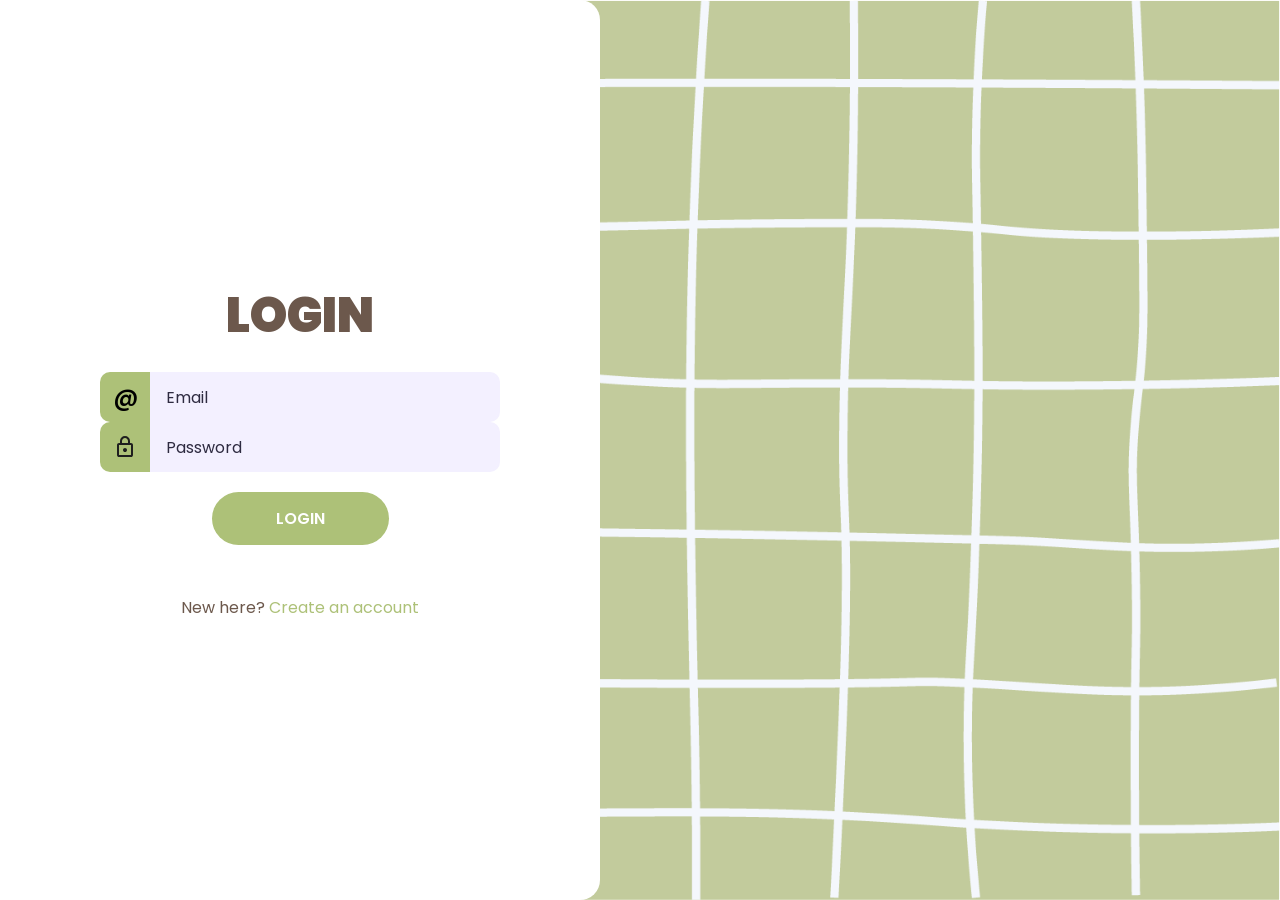
<file: login.html>
<!DOCTYPE html>
<html lang="en">
<head>
	<meta charset="UTF=8">
	<meta http-equiv="X-UA-Compatible" content="IE=edge">
	<meta name="viewport" content="width=device-width, initial-scale=1.0">
	<title>Login</title>
	<link rel="stylesheet" href="signup.css">
	<script type="text/javascript" src="validation.js" defer></script>
</head>
<body>
	
	<div class="wrapper">
		<h1>Login</h1>
		<p id="error-message"></p>
		<form id="form">
			<div>
				<label for="email-input">
					<span>@</span>
				</label>
				<input type="email" name="email" id="email-input" placeholder="Email">
			</div>
			<div>
				<label for="password-input">
					<svg xmlns="http://www.w3.org/2000/svg" height="24px" viewBox="0 -960 960 960" width="24px" fill="#1f1f1f"><path d="M240-80q-33 0-56.5-23.5T160-160v-400q0-33 23.5-56.5T240-640h40v-80q0-83 58.5-141.5T480-920q83 0 141.5 58.5T680-720v80h40q33 0 56.5 23.5T800-560v400q0 33-23.5 56.5T720-80H240Zm0-80h480v-400H240v400Zm296.5-143.5Q560-327 560-360t-23.5-56.5Q513-440 480-440t-56.5 23.5Q400-393 400-360t23.5 56.5Q447-280 480-280t56.5-23.5ZM360-640h240v-80q0-50-35-85t-85-35q-50 0-85 35t-35 85v80ZM240-160v-400 400Z"/></svg>
				</label>
				<input type="password" name="password" id="password-input" placeholder="Password">
			</div>
			<button type="submit">Login</button>
		</form>
		<p>New here? <a href="signup.html">Create an account</a></p>
	</div>

</body>
</html>
</file>
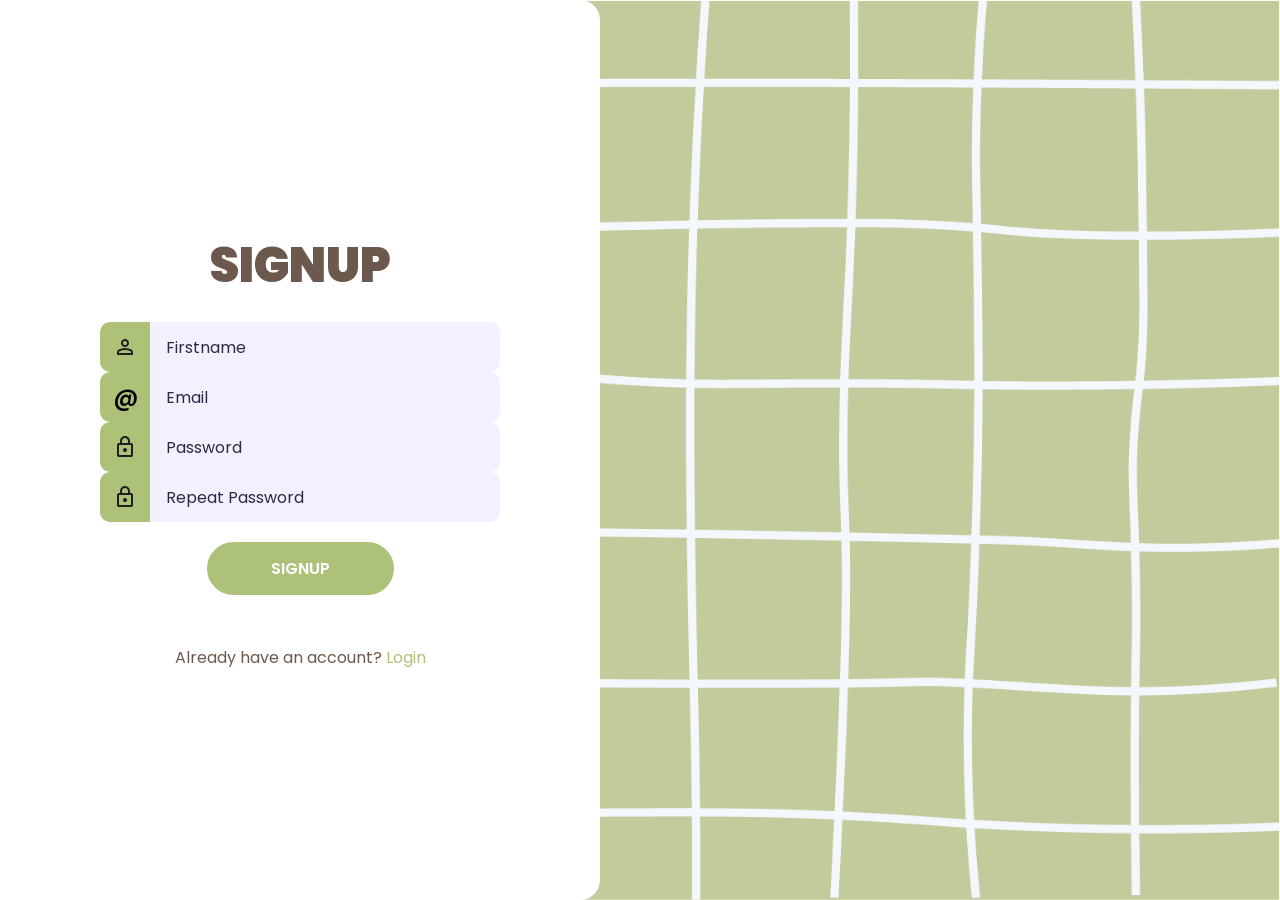
<file: signup.html>
<!DOCTYPE html>
<html lang="en">
<head>
	<meta charset="UTF=8">
	<meta http-equiv="X-UA-Compatible" content="IE=edge">
	<meta name="viewport" content="width=device-width, initial-scale=1.0">
	<title>Signup</title>
	<link rel="stylesheet" href="signup.css">
	<script type="text/javascript" src="validation.js" defer></script>
</head>
<body>
	<div class="wrapper">
		<h1>Signup</h1>
		<p id="error-message"></p>
		<form id="form">
			<div>
				<label for="firstname-input">
					<svg xmlns="http://www.w3.org/2000/svg" height="24px" viewBox="0 -960 960 960" width="24px" fill="#1f1f1f"><path d="M367-527q-47-47-47-113t47-113q47-47 113-47t113 47q47 47 47 113t-47 113q-47 47-113 47t-113-47ZM160-160v-112q0-34 17.5-62.5T224-378q62-31 126-46.5T480-440q66 0 130 15.5T736-378q29 15 46.5 43.5T800-272v112H160Zm80-80h480v-32q0-11-5.5-20T700-306q-54-27-109-40.5T480-360q-56 0-111 13.5T260-306q-9 5-14.5 14t-5.5 20v32Zm296.5-343.5Q560-607 560-640t-23.5-56.5Q513-720 480-720t-56.5 23.5Q400-673 400-640t23.5 56.5Q447-560 480-560t56.5-23.5ZM480-640Zm0 400Z"/></svg>
				</label>
				<input type="text" name="firstname" id="firstname-input" placeholder="Firstname">
			</div>
			<div>
				<label for="email-input">
					<span>@</span>
				</label>
				<input type="email" name="email" id="email-input" placeholder="Email">
			</div>
			<div>
				<label for="password-input">
					<svg xmlns="http://www.w3.org/2000/svg" height="24px" viewBox="0 -960 960 960" width="24px" fill="#1f1f1f"><path d="M240-80q-33 0-56.5-23.5T160-160v-400q0-33 23.5-56.5T240-640h40v-80q0-83 58.5-141.5T480-920q83 0 141.5 58.5T680-720v80h40q33 0 56.5 23.5T800-560v400q0 33-23.5 56.5T720-80H240Zm0-80h480v-400H240v400Zm296.5-143.5Q560-327 560-360t-23.5-56.5Q513-440 480-440t-56.5 23.5Q400-393 400-360t23.5 56.5Q447-280 480-280t56.5-23.5ZM360-640h240v-80q0-50-35-85t-85-35q-50 0-85 35t-35 85v80ZM240-160v-400 400Z"/></svg>
				</label>
				<input type="password" name="password" id="password-input" placeholder="Password">
			</div>
			<div>
				<label for="repeat-password-input">
					<svg xmlns="http://www.w3.org/2000/svg" height="24px" viewBox="0 -960 960 960" width="24px" fill="#1f1f1f"><path d="M240-80q-33 0-56.5-23.5T160-160v-400q0-33 23.5-56.5T240-640h40v-80q0-83 58.5-141.5T480-920q83 0 141.5 58.5T680-720v80h40q33 0 56.5 23.5T800-560v400q0 33-23.5 56.5T720-80H240Zm0-80h480v-400H240v400Zm296.5-143.5Q560-327 560-360t-23.5-56.5Q513-440 480-440t-56.5 23.5Q400-393 400-360t23.5 56.5Q447-280 480-280t56.5-23.5ZM360-640h240v-80q0-50-35-85t-85-35q-50 0-85 35t-35 85v80ZM240-160v-400 400Z"/></svg>
				</label>
				<input type="password" name="repeat-password" id="repeat-password-input" placeholder="Repeat Password">
			</div>
			<button type="submit">Signup</button>
		</form>
		<p>Already have an account? <a href="login.html">Login</a></p>
	</div>

</body>
</html>
</file>
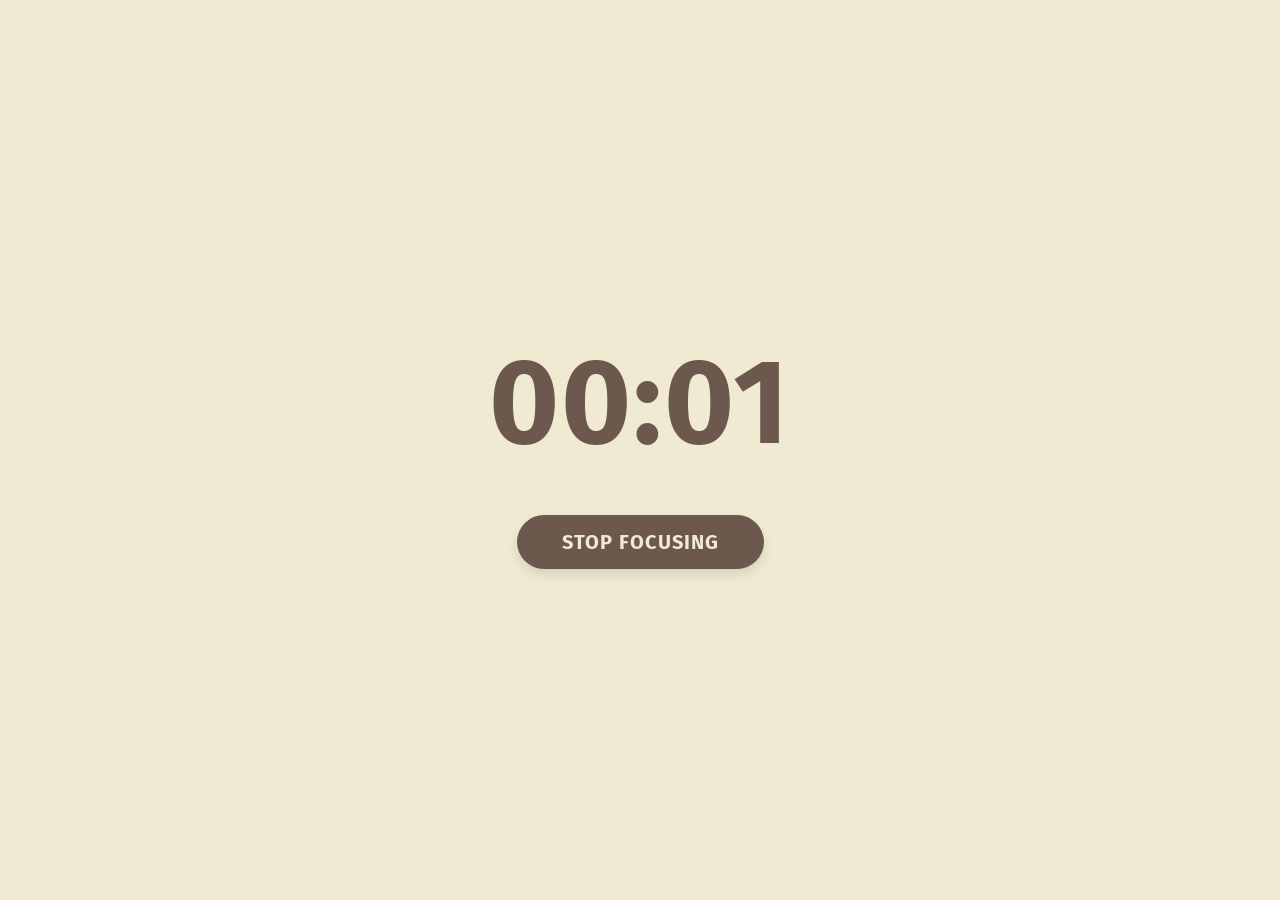
<file: timer.html>
<!DOCTYPE html>
<html lang="en">
<head>
	<meta charset="UTF-8">
	<meta http-equiv="X-UA-Compatible" content="IE=edge">
	<meta name="viewport" content="width=device-width, initial-scale=1.0">
	<title>Focus Session</title>
	<link rel="stylesheet" href="timer.css">
</head>
<body>

	<div class="timer-container">
		<p class="timer-display" id="timer">00:00</p>
		
		<div class="button-wrapper">
			<button id="stop-focusing-btn">Stop Focusing</button>
		</div>
	</div>
	<script src="timer.js"></script>
</body>
</html>
</file>
<file: signup.css>
@import url("https://fonts.googleapis.com/css2?family=Poppins:ital@300;400;500;600;700;800;900&display=swap");
@import url('https://fonts.googleapis.com/css2?family=Fira+Sans:ital,wght@0,100;0,200;0,300;0,400;0,500;0,600;0,700;0,800;0,900;1,100;1,200;1,300;1,400;1,500;1,600;1,700;1,800;1,900&family=Playwrite+GB+S:ital,wght@0,100..400;1,100..400&display=swap');

:root{
	--accent-color: #8672FF;
	--base-color: white;
	--text-color: #2E2B41;
	--input-color: #F3F0FF;
}

* {
	margin: 0;
	padding: 0;

}

html {
	font-family: Poppins, Segoe UI, sans-serif;
	font-size: 12pt;
	color: var(--text-color);
	text-align: center;
}

body {
	min-height: 100vh;
	background-image: url(bkgsignup.png);
	background-size: cover;
	background-position: right;
	overflow: hidden;
	color: #6C584C;
}

.wrapper {
	box-sizing: border-box;
	background-color: var(--base-color);
	height: 100vh;
	width: max(40%, 600px);
	padding: 10px;
	border-radius: 0 20px 20px 0;
	display: flex;
	flex-direction: column;
	align-items: center;
	justify-content: center;
}

h1 {
	font-size: 3rem;
	font-weight: 900;
	text-transform: uppercase;
}

form {
	width: min(400px, 100%);
	margin-top: 20px;
	margin-bottom: 50px;
	display: flex-direction;
	flex-direction: column;
	align-items: center;
	gap: 10px;
}

form > div {
	width: 100%;
	display: flex;
	justify-content: center;
}

form label {
	flex-shrink: 0;
	height: 50px;
	width: 50px;
	background-color: #ADC178;
	fill: #ADC178;
	color: #ADC178;
	border-radius: 10px 0 0 10px;
	display: flex;
	justify-content: center;
	align-items: center;
	font-size: 1.5rem;
	font-weight: 500;
}

form input {
	box-sizing: border-box;
	flex-grow: 1;
	min-width: 0;
	height: 50px;
	padding: 1em;
	font: inherit;
	border-radius: 0 10px 10px 0;
	border: 2px solid var(--input-color);
	border-left: none;
	background-color: var(--input-color);
	transition: 150ms ease;
}

form input:hover {
	border-color: #6C584C;
}

form input:focus {
	outline: none;
	border-color: var(--text-color);
}

div:has(input:focus) > label {
	background-color: #6C584C;
}

span {
	color: #000000;
}

form input::placeholder {
	color: var(--text-color);
	opacity: 1;
}

form button {
	margin-top: 20px;
	border: none;
	border-radius: 1000px;
	padding: .85em 4em;
	background-color: #ADC178;
	color: var(--base-color);
	font: inherit;
	font-weight: 600;
	text-transform: uppercase;
	cursor: pointer;
}

form button:hover {
	background-color: #6C584C;
}

form button:focus {
	outline: none;
	background-color: var(--text-color);
}

a {
	text-decoration: none;
	color: #ADC178;
}

a:hover {
	text-decoration: underline;
}

@media(max-width: 1100px) {
	.wrapper{
		width: min(600px, 100%);
		border-radius: 0;
	}
}

form div.incorrect label {
	background-color: #F06272;
}

form div.incorrect input {
	border-color: #F06272;
}

#error-message {
	color: #F06272;
}
</file>
<file: timer.css>
@import url('https://fonts.googleapis.com/css2?family=Fira+Sans:wght@400;700&display=swap');

html, body {
	margin: 0;
	padding: 0;
	width: 100%;
	height: 100%;
	background-color: #F0EAD2; /* Matches your main dashboard color theme */
	font-family: "Fira Sans", sans-serif;
	display: flex;
	justify-content: center;
	align-items: center;
}

.timer-container {
	text-align: center;
}

/* Big, bold digital clock display */
.timer-display {
	font-size: 120px;
	font-weight: 700;
	color: #6C584C; /* Dark accent brown matching your home design */
	margin: 0 0 40px 0;
	letter-spacing: 2px;
}

/* Elegant, interactive layout button */
#stop-focusing-btn {
	font-family: "Fira Sans", sans-serif;
	font-size: 20px;
	font-weight: bold;
	text-transform: uppercase;
	letter-spacing: 1px;
	
	color: #F0EAD2;            /* Cream text */
	background-color: #6C584C; /* Dark accent brown */
	
	padding: 15px 45px;
	border: none;
	border-radius: 30px;       /* Smooth pill shape matching main screen style */
	cursor: pointer;
	box-shadow: 0 6px 12px rgba(0, 0, 0, 0.1);
	transition: all 0.2s ease-in-out;
}

#stop-focusing-btn:hover {
	background-color: #A98467; /* Light brown shift */
	transform: translateY(-2px);
	box-shadow: 0 10px 20px rgba(0, 0, 0, 0.18);
}
</file>
